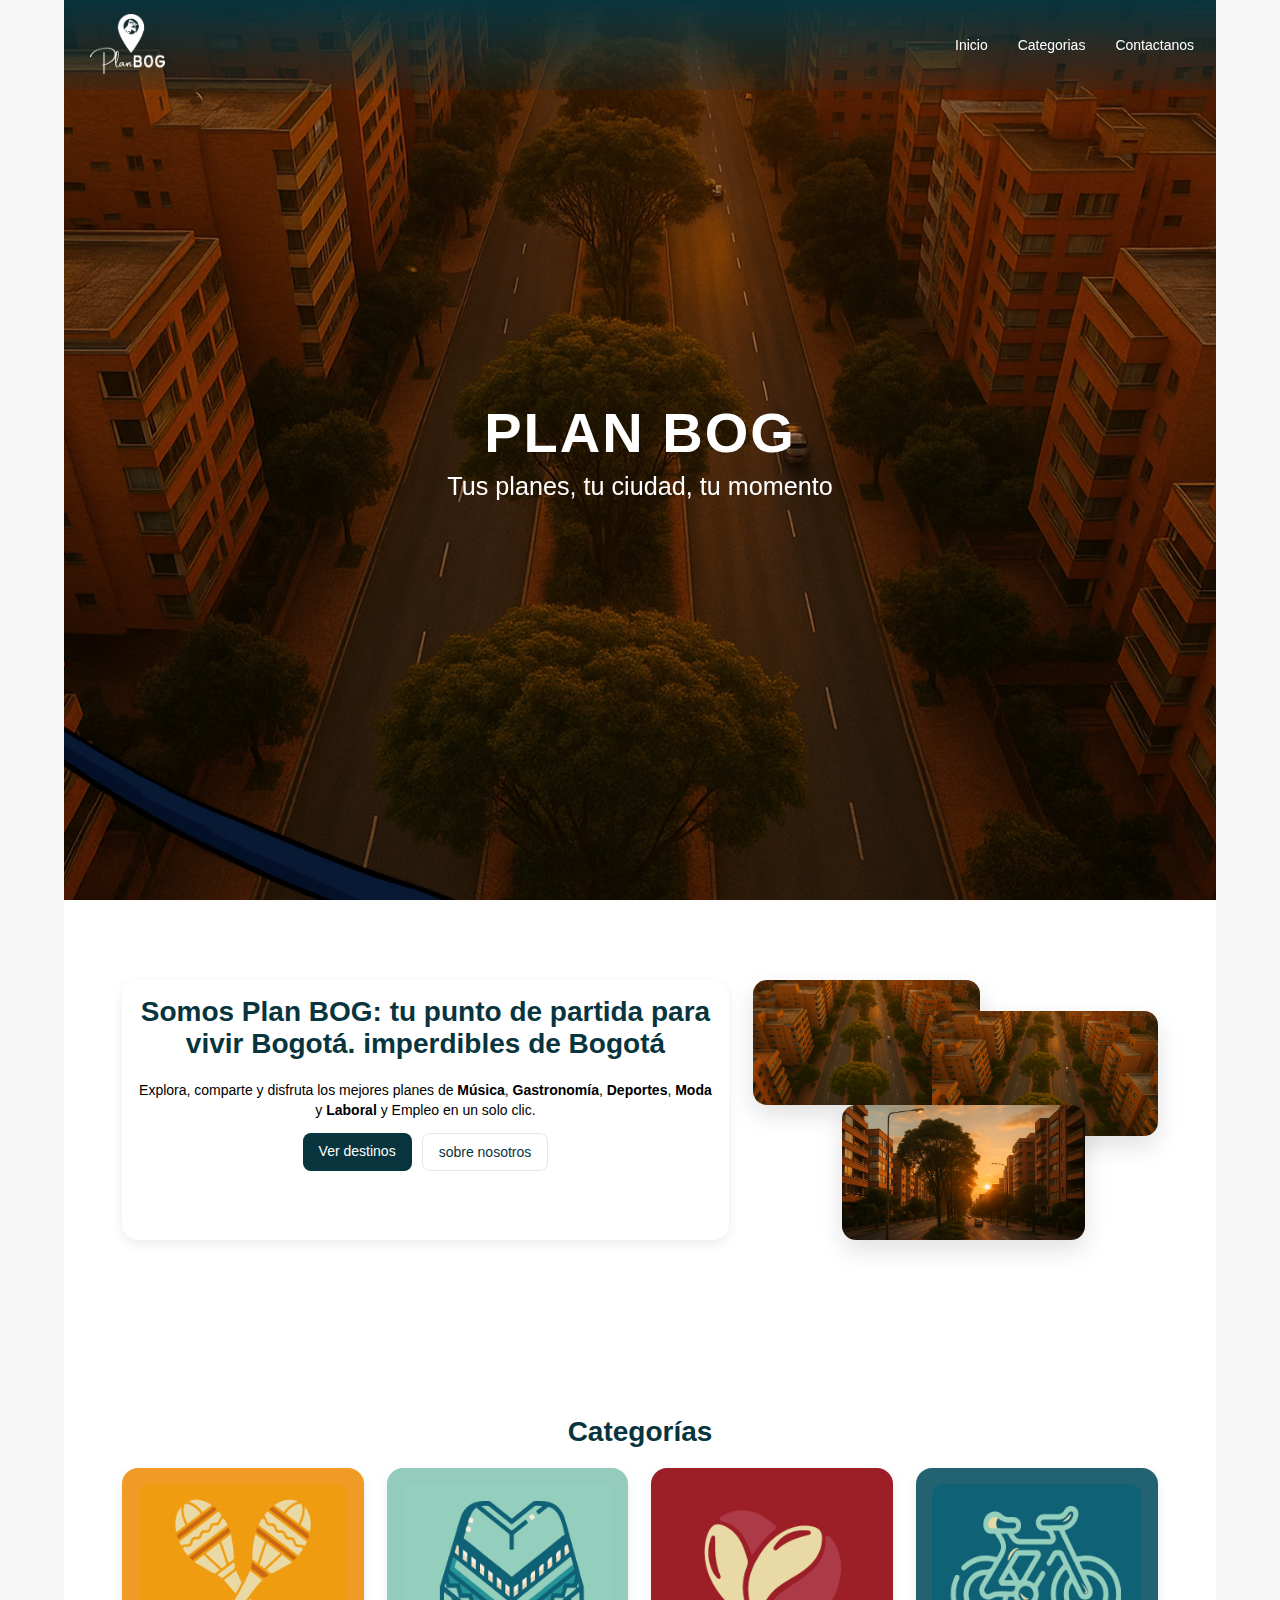
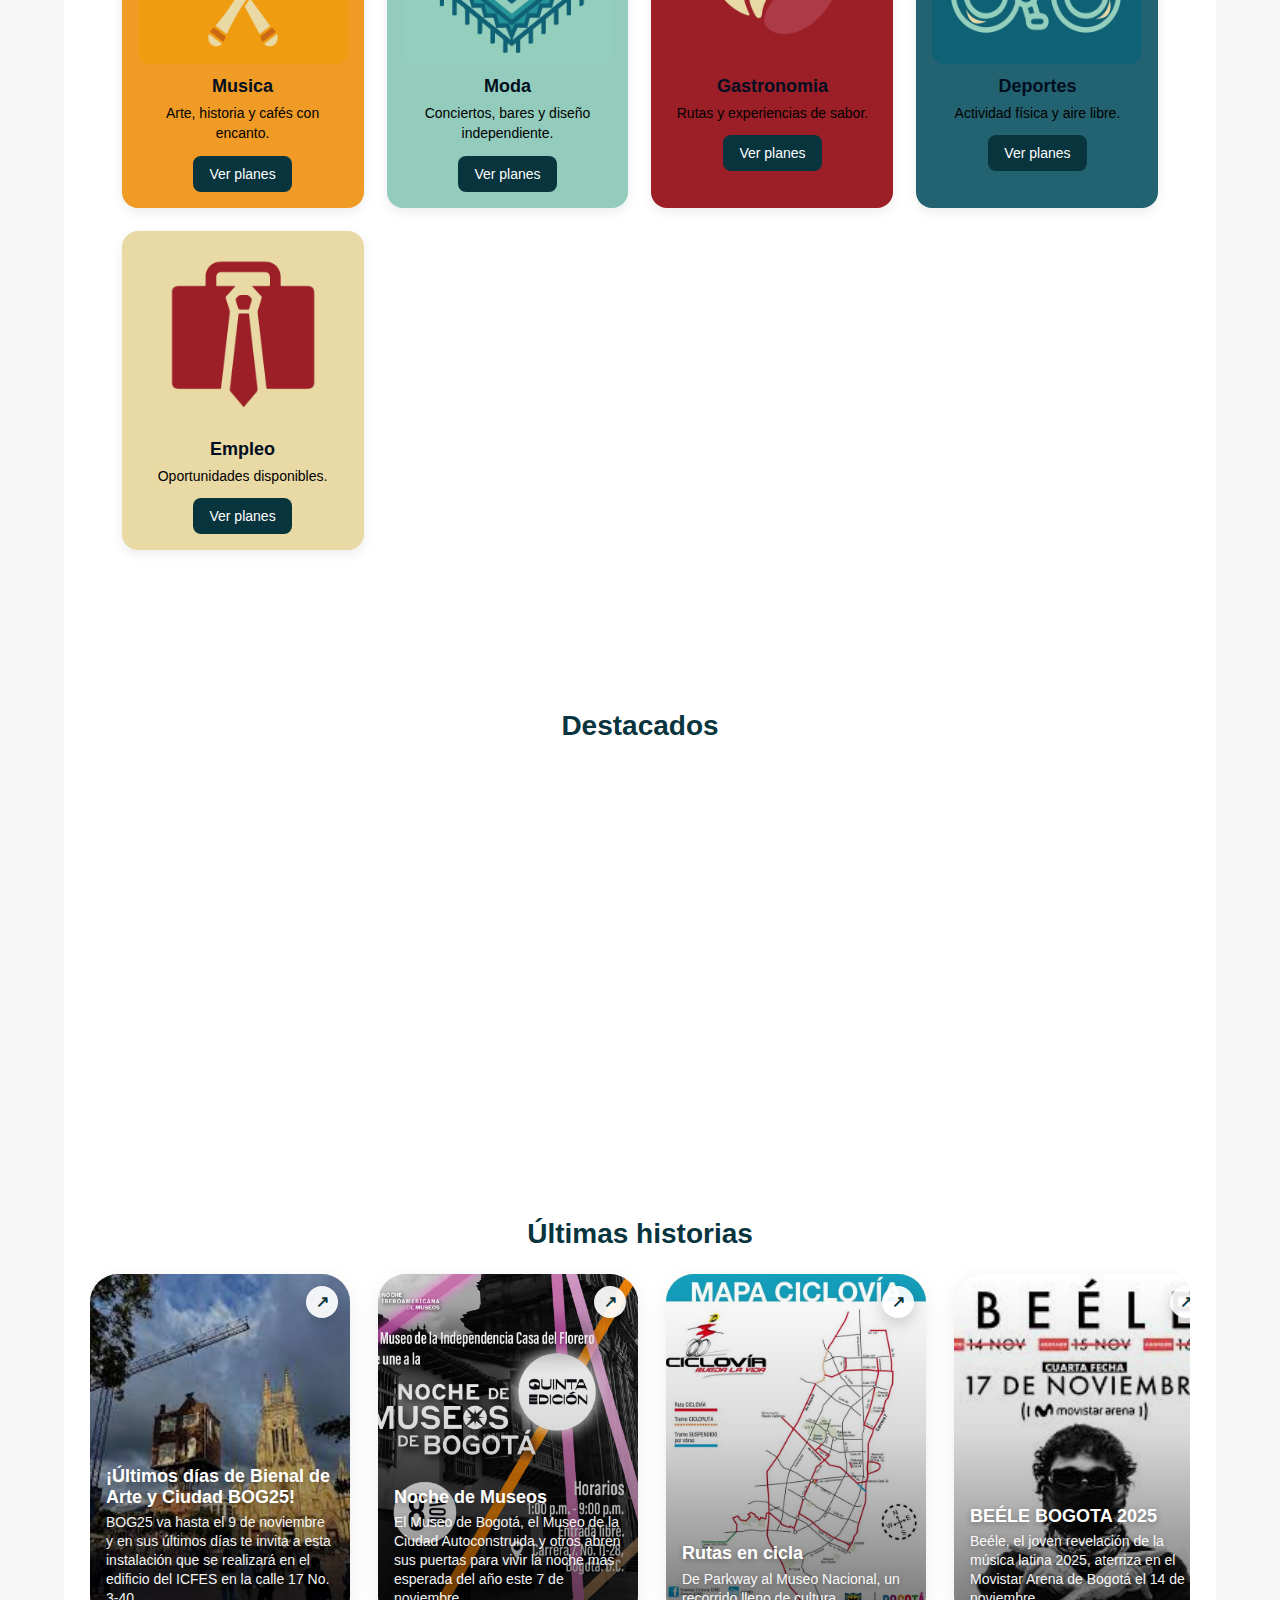
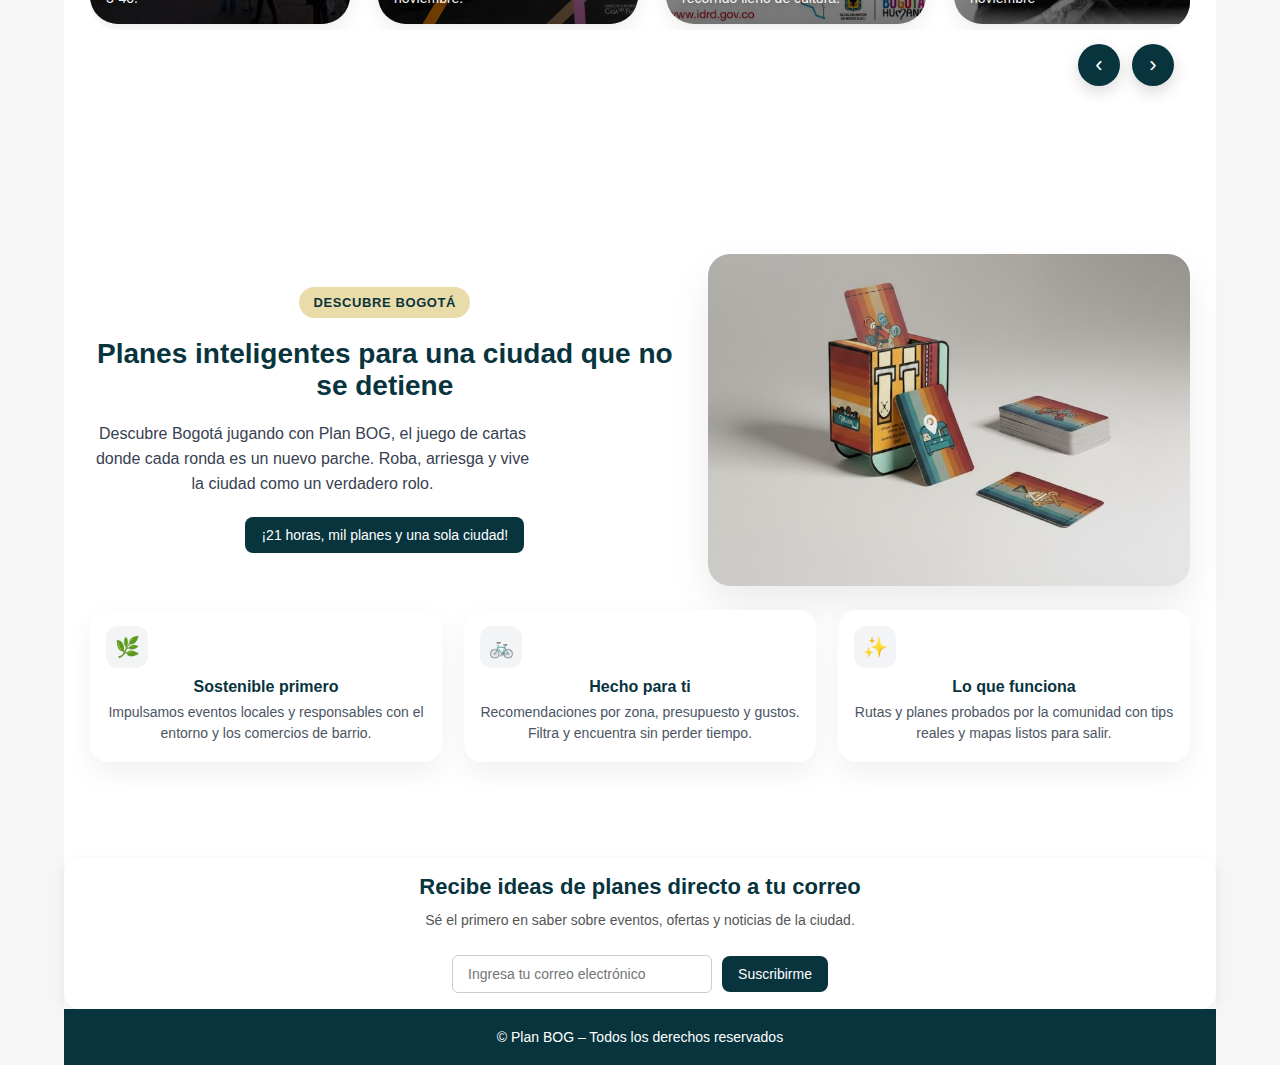
<file: index.html>
<!doctype html>
<html><head>
<meta charset="utf-8">
<link rel="icon" type="imagen/png" href="img/Recurso 1.png">
<title>Plan_Bog</title>
<link href="css/hoja.css" rel="stylesheet" type="text/css">
</head>
<body>
<div id="flex_mama">

  <!-- HEADER -->
  <header>
    <div id="logo"><img src="img/Recurso 1.png" width="75px" height="60px" alt="Plan BOG"></div>
    <nav aria-label="Principal">
      <ul>
        <li><a href="index.html">Inicio</a></li>
        <li><a href="categorias.html">Categorias</a></li>
        <li><a href="contacto.html">Contactanos</a></li>
      </ul>
    </nav>
  </header>
	
<!--video-->
<main>
  <section class="sec1">
    <video autoplay muted loop playsinline id="video-fondo">
      <source src="img/adrian intro.mp4" type="video/mp4">
    </video>
    <div class="overlay">
      <h1 class="p1">PLAN BOG</h1>
      <p class="p2">Tus planes, tu ciudad, tu momento</p>
    </div>
  </section>
</main>
	
	<!--inicio-->
	
<section id="inicio" class="bloque hero">
  <div class="hero__grid">
    <div class="hero__copy caja">
      <h2>Somos Plan BOG: tu punto de partida para vivir Bogotá. <span class="resaltado">imperdibles</span> de Bogotá</h2>
      <p>Explora, comparte y disfruta los mejores planes de <strong>Música</strong>, <strong>Gastronomía</strong>, <strong>Deportes</strong>, <strong>Moda</strong> y <strong>Laboral</strong> y Empleo en un solo clic.</p>
      <div class="hero__acciones"> <a class="btn" href="categorias.html">Ver destinos</a> <a class="btn btn--claro" href="contacto.html">sobre nosotros</a></div>
    </div>
    <div class="hero__mosaico"> <img src="img/paisaj2.png" alt="serpiente" class="hero__img hero__img-a"> <img src="img/paisaj2.png" alt="lirio" class="hero__img hero__img-b"> <img src="img/paisaj3.png" alt="ardilla" class="hero__img hero__img-c"></div>
  </div>
</section><br>

	<!--categorias-->
	
<section id="categorias" class="bloque">
    <h2>Categorías</h2>
      <div class="contenedor">
        <article class="caja musica">
          <img src="img/musica.png" alt="Música">
          <h3>Musica</h3>
          <p>Arte, historia y cafés con encanto.</p>
          <a class="btn" href="categorias.html">Ver planes</a>
        </article>
        <article class="caja moda">
          <img src="img/moda.png" alt="Moda">
          <h3>Moda</h3>
          <p>Conciertos, bares y diseño independiente.</p>
          <a class="btn" href="categorias.html">Ver planes</a>
        </article>
        <article class="caja gastro">
          <img src="img/gastronomia.png" alt="Gastronomía">
          <h3>Gastronomia</h3>
          <p>Rutas y experiencias de sabor.</p>
          <a class="btn" href="categorias.html">Ver planes</a>
        </article>
        <article class="caja deporte">
          <img src="img/deportes.png" alt="Deportes">
          <h3>Deportes</h3>
          <p>Actividad física y aire libre.</p>
          <a class="btn" href="categorias.html">Ver planes</a>
        </article>
        <article class="caja empleo">
          <img src="img/trabajo.png" alt="Empleo">
          <h3>Empleo</h3>
          <p>Oportunidades disponibles.</p>
          <a class="btn" href="categorias.html">Ver planes</a>
        </article>
      </div>
  </section>
<section id="historias" class="bloque">
  <h2>Destacados</h2>
  <div class="contenedor historias__grid">
    <div class="historia grande">
      <div class="historia__info">
        <h3>Crónica en La Candelaria</h3>
        <p>Ruta fotográfica por callejones.</p>
      </div>
    </div>

    <div class="historia horizontal">
      <div class="historia__info">
        <h3>Noche de jazz</h3>
        <p>Trío local en bar oculto.</p>
      </div>
    </div>

    <div class="historia pequeña rojo">
      <div class="historia__info">
        <h3>Rutas en cicla</h3>
        <p>De Parkway a Museo.</p>
      </div>
    </div>

    <div class="historia pequeña azul">
      <div class="historia__info">
        <h3>Mercado de Usaquén</h3>
        <p>Artesanías y brunch.</p>
      </div>
    </div>

    <div class="historia pequeña naranja">
      <div class="historia__info">
        <h3>Street food night</h3>
        <p>Antojos en Zona T.</p>
      </div>
    </div>
  </div>
</section>
<section class="carrusel">
  <h2 class="carrusel__titulo">Últimas historias</h2>

  <div class="carrusel__viewport" id="viewport">
    <div class="carrusel__track" id="track">
      
      <!-- Tarjeta 1 -->
      <article class="card">
        <img class="card__bg" src="img/bienals.jpg" alt="Crónica en La Candelaria">
        <div class="card__shade"></div>
        <a class="card__link" href="https://bogota.gov.co/mi-ciudad/cultura-recreacion-y-deporte/instalacion-escenario-hidrico-en-bienal-de-arte-de-bogota-2025" aria-label="Ir a Crónica">↗</a>
        <div class="card__info">
          <h3>¡Últimos días de Bienal de Arte y Ciudad BOG25!</h3>
          <p>BOG25 va hasta el 9 de noviembre y en sus últimos días te invita a esta instalación que se realizará en el edificio del ICFES en la calle 17 No. 3-40.</p>
        </div>
      </article>

      <!-- Tarjeta 2 -->
      <article class="card">
        <img class="card__bg" src="img/museos.jpg" alt="Noche de Jazz">
        <div class="card__shade"></div>
        <a class="card__link" href="https://bogota.gov.co/que-hacer/cultura/planes-gratuitos-en-bogota-noche-de-los-museos-2025-ciudad-bolivar" aria-label="Ir a Noche de Jazz">↗</a>
        <div class="card__info">
          <h3>Noche de Museos</h3>
          <p>El Museo de Bogotá, el Museo de la Ciudad Autoconstruida y otros abren sus puertas para vivir la noche más esperada del año este 7 de noviembre.</p>
        </div>
      </article>

      <!-- Tarjeta 3 -->
      <article class="card">
        <img class="card__bg" src="img/mapaciclovia.jpg" alt="Rutas en cicla">
        <div class="card__shade"></div>
        <a class="card__link" href="https://www.idrd.gov.co/ciclovia/inicio" aria-label="Ir a Rutas en Cicla">↗</a>
        <div class="card__info">
          <h3>Rutas en cicla</h3>
          <p>De Parkway al Museo Nacional, un recorrido lleno de cultura.</p>
        </div>
      </article>

      <!-- Tarjeta 4 -->
      <article class="card">
        <img class="card__bg" src="img/beele.jpg" alt="Mercado de Usaquén">
        <div class="card__shade"></div>
        <a class="card__link" href="https://movistararena.co/evento/beele-bogota-2025/" aria-label="Ir a Mercado de Usaquén">↗</a>
        <div class="card__info">
          <h3>BEÉLE BOGOTA 2025</h3>
          <p>Beéle, el joven revelación de la música latina 2025, aterriza en el Movistar Arena de Bogotá el 14 de noviembre</p>
        </div>
      </article>

		    <article class="card">
        <img class="card__bg" src="img/cundi.jpg" alt="Mercado de Usaquén">
        <div class="card__shade"></div>
        <a class="card__link" href="https://www.cundinamarca.gov.co/noticias/cundinamarca-fest-2025-el-festival-que-reune-la-historia-la-cultura-y-los-sabores-del-departamento-en-bogota" aria-label="Ir a Mercado de Usaquén">↗</a>
        <div class="card__info">
          <h3>Cundinamarca Fest 2025</h3>
          <p>Del 13 al 16 de noviembre, el Parque Simón Bolívar será el escenario de Cundinamarca Fest</p>
        </div>
      </article>
		
		    <article class="card">
        <img class="card__bg" src="img/danzaaa.png" alt="Mercado de Usaquén">
        <div class="card__shade"></div>
        <a class="card__link" href="https://visitbogota.co/es/evento/festival-danza-en-la-ciudad-4667" aria-label="Ir a Mercado de Usaquén">↗</a>
        <div class="card__info">
          <h3>Festival Danza en la Ciudad</h3>
        <p>Teatro Jorge Eliécer Gaitán, Teatro El Ensueño, La Media Torta, Casona de la Danza, Teatro El Parque,hasta el 9 de noviembre de 2025 </p>
        </div>
      </article>
		
		    <article class="card">
        <img class="card__bg" src="img/CHOCOSHOW.jpg" alt="chocoshow">
        <div class="card__shade"></div>
        <a class="card__link" href="https://chocoshow.co/es/boleteria?utm_source=Search&utm_medium=CONVERSIONES&utm_campaign=25_05_CO_Corferias_Chocoshow_Boleteria_GA_SR&utm_content=search&gad_source=1&gad_campaignid=23067224792&gbraid=0AAAAAp9Y1Z5hKB7HXqOQjaVM1KGA1cWVU&gclid=CjwKCAiAzrbIBhA3EiwAUBaUdYm7UaqXZj3SimZR0K8BdRJHlCEdCq4oOnbpyXlViSPne3K4Mzx0oxoC19sQAvD_BwE" aria-label="Ir a chocoshow">↗</a>
        <div class="card__info">
          <h3>CHOCOSHOW</h3>
          <p>28 de noviembre de 2025 al 30 de noviembre de 2025 en Corferias.</p>
        </div>
      </article>
		
    </div>
  </div>

  <!-- Controles -->
  <div class="carrusel__controles">
    <button class="ctrl" id="btnPrev">‹</button>
    <button class="ctrl" id="btnNext">›</button>
  </div>
</section>

  <script src="https://cdn.jsdelivr.net/npm/gsap@3.13.0/dist/gsap.min.js"></script>
  <script src="js/java.js"></script><br>

  <section class="sf-hero bloque" id="sobre-planbog">
  <div class="sf-hero__wrap">

    <!-- Columna texto -->
    <div class="sf-hero__copy">
      <span class="sf-badge">DESCUBRE BOGOTÁ</span>
      <h2 class="sf-hero__title">Planes inteligentes para una ciudad que no se detiene</h2>
      <p class="sf-hero__lead">
        Descubre Bogotá jugando con Plan BOG, el juego de cartas donde cada ronda es un nuevo parche.
Roba, arriesga y vive la ciudad como un verdadero rolo.
      </p>

      <div class="sf-hero__actions">
        <a href="#categorias" class="btn">¡21 horas, mil planes y una sola ciudad!</a>
    
      </div>
    </div>

    <!-- Columna imagen -->
    <figure class="sf-hero__media">
      <img src="img/juego.jpg" alt="Experiencia urbana en Bogotá">
    </figure>

  </div>

  <!-- Features -->
  <div class="sf-features">
    <article class="sf-feature">
      <div class="sf-ico">
        <span>🌿</span>
      </div>
      <h3>Sostenible primero</h3>
      <p>Impulsamos eventos locales y responsables con el entorno y los comercios de barrio.</p>
    </article>

    <article class="sf-feature">
      <div class="sf-ico"><span>🚲</span></div>
      <h3>Hecho para ti</h3>
      <p>Recomendaciones por zona, presupuesto y gustos. Filtra y encuentra sin perder tiempo.</p>
    </article>

    <article class="sf-feature">
      <div class="sf-ico"><span>✨</span></div>
      <h3>Lo que funciona</h3>
      <p>Rutas y planes probados por la comunidad con tips reales y mapas listos para salir.</p>
    </article>
  </div>
</section>
	<section id="boletin" class="banner2 boletin">
	  <div class="boletin__box caja">
	    <h2>Recibe ideas de planes directo a tu correo</h2>
	    <p>Sé el primero en saber sobre eventos, ofertas y noticias de la ciudad.</p>
	    <form class="boletin__acciones">
	      <input type="email" placeholder="Ingresa tu correo electrónico" required>
	      <a class="btn" href="#">Suscribirme</a>
        </form>
     </div>
  </section>

  <footer>
    <p>&copy; Plan BOG – Todos los derechos reservados</p>
  </footer>
	
</div>
</body>
	</html>
</file>
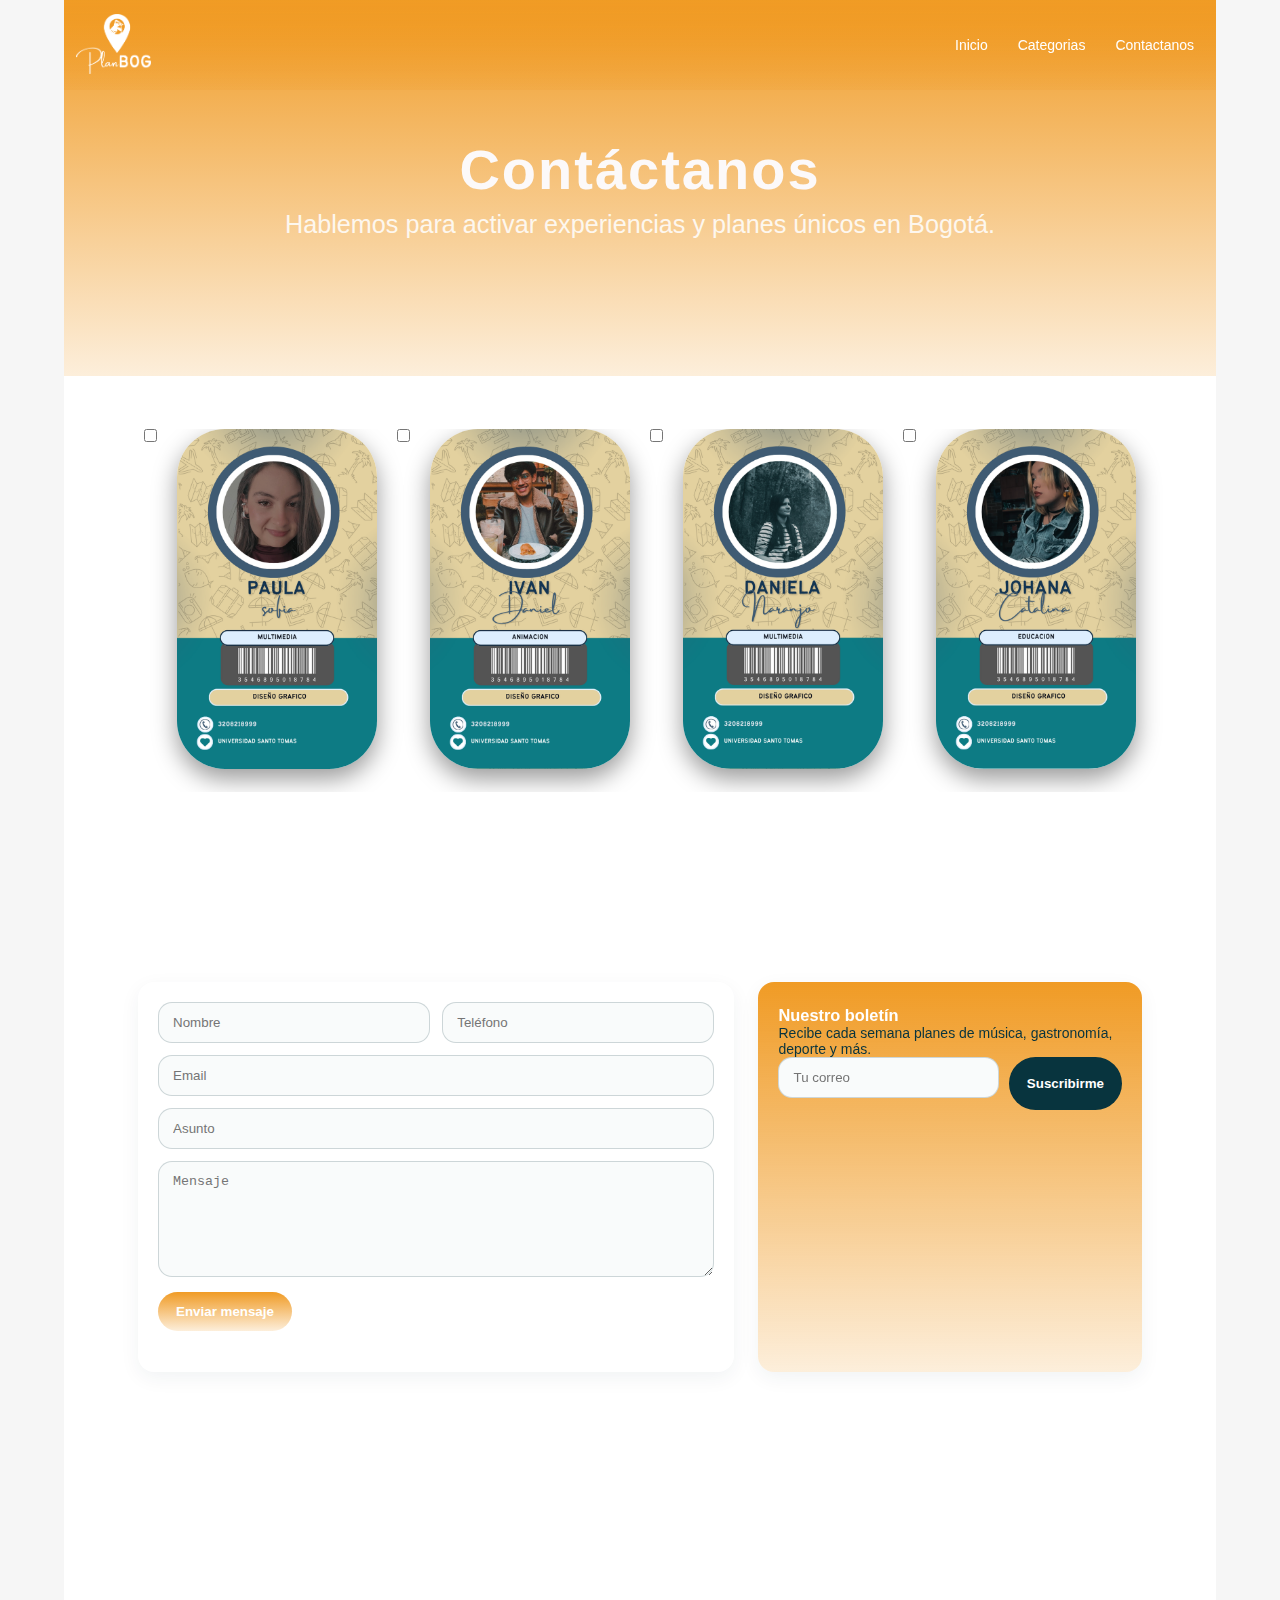
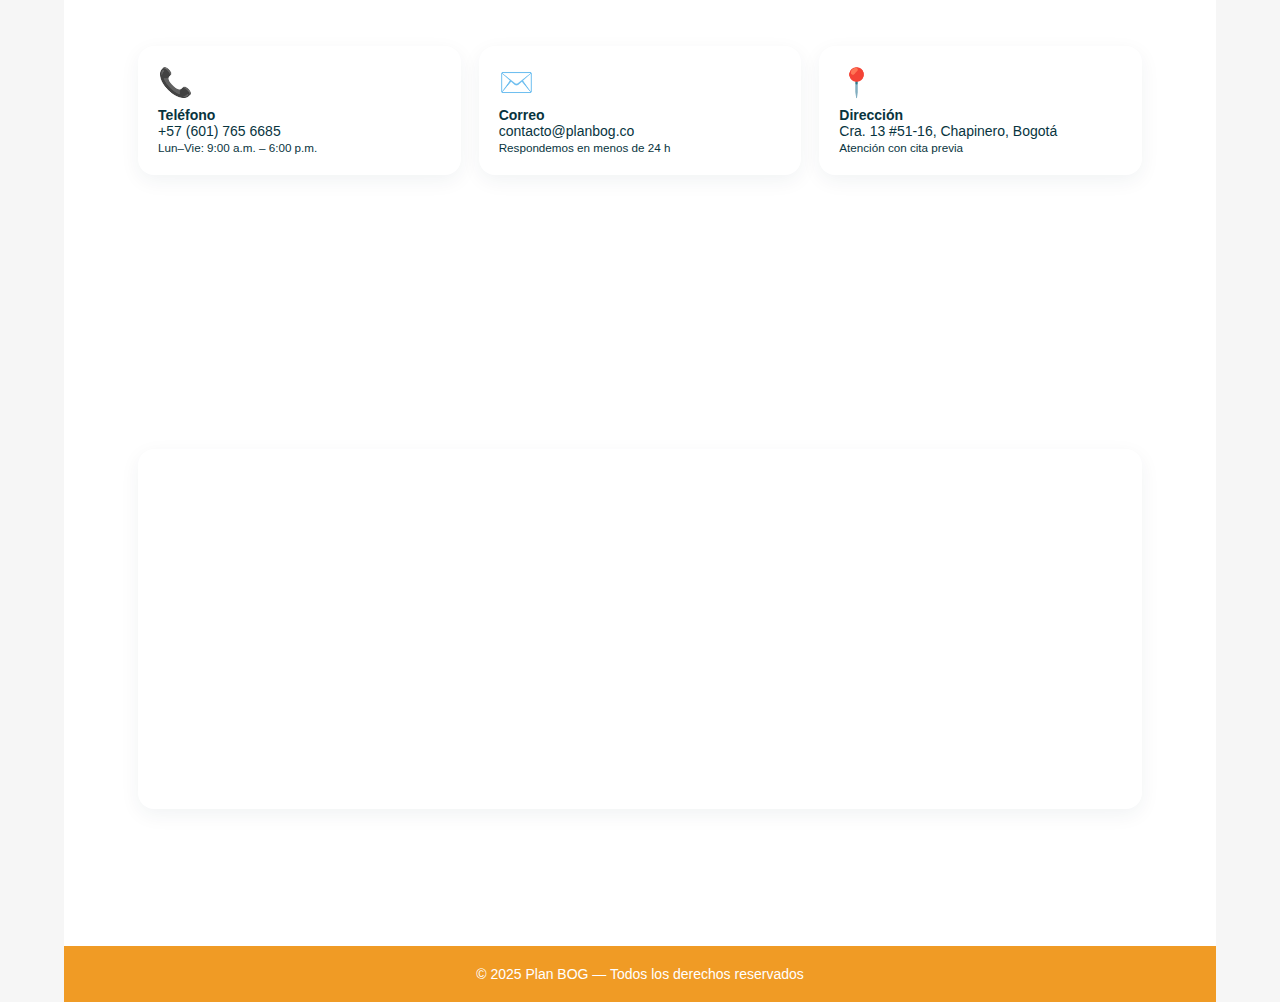
<file: contacto.html>
<!doctype html>
<html>
<head>
<meta charset="utf-8">
	<link rel="icon" type="imagen/png" href="img/Recurso 1.png">
<title>contacto</title>
<link href="css/hoja3.css" rel="stylesheet" type="text/css">
</head>
	<body>
		<div id="flex_mama">
  <header>
    <div id="logo"><img src="img/Recurso 1.png" width="75px" height="60px" alt="Plan BOG"></div>
    <nav aria-label="Principal">
      <ul>
        <li><a href="index.html">Inicio</a></li>
        <li><a href="categorias.html">Categorias</a></li>
        <li><a href="contacto.html">Contactanos</a></li>
      </ul>
    </nav>
  </header>
	

  <!-- Hero -->
  <section class="bloque hero-contacto">
    <div class="contenedor">
      <h1>Contáctanos</h1>
      <p>Hablemos para activar experiencias y planes únicos en Bogotá.</p>
    </div>
  </section>

<div class="equipo_grid">
    <input type="checkbox" id="paula">
    <label for="paula"><img src="img/1.png" alt="paula"></label>

    <input type="checkbox" id="ivan">
    <label for="ivan"><img src="img/2.png" alt="ivan"></label>

    <input type="checkbox" id="catalina">
    <label for="catalina"><img src="img/3.png" alt="catalina"></label>

    <input type="checkbox" id="daniela">
    <label for="daniela"><img src="img/4.png" alt="daniela"></label>
	
  </div>

  <!-- Form + Newsletter -->
  <section class="bloque">
    <div class="contenedor grid-2">
      <!-- Formulario -->
      <form id="form-contacto" class="caja form">
        <div class="fila-2">
          <input type="text" name="nombre" placeholder="Nombre" required />
          <input type="tel" name="telefono" placeholder="Teléfono" />
        </div>
        <input type="email" name="email" placeholder="Email" required />
        <input type="text" name="asunto" placeholder="Asunto" />
        <textarea name="mensaje" rows="6" placeholder="Mensaje" required></textarea>
        <button class="btn" type="submit">Enviar mensaje</button>
        <p id="form-msg" class="form-msg" role="status" aria-live="polite"></p>
      </form>

      <!-- Newsletter -->
      <aside class="caja newsletter">
        <h3>Nuestro boletín</h3>
        <p>Recibe cada semana planes de música, gastronomía, deporte y más.</p>
        <form id="form-news" class="news__form" action="#">
          <input type="email" name="email" placeholder="Tu correo" required />
          <button class="btn btn--oscuro" type="submit">Suscribirme</button>
        </form>
        <p id="news-msg" class="form-msg" role="status" aria-live="polite"></p>
      </aside>
    </div>
  </section>

  <!-- Tarjetas de contacto -->
  <section class="bloque">
    <div class="contenedor info3">
      <article class="caja info">
        <div class="info__icon">📞</div>
        <h4>Teléfono</h4>
        <p>+57 (601) 765 6685</p>
        <small>Lun–Vie: 9:00 a.m. – 6:00 p.m.</small>
      </article>

      <article class="caja info">
        <div class="info__icon">✉️</div>
        <h4>Correo</h4>
        <p>contacto@planbog.co</p>
        <small>Respondemos en menos de 24 h</small>
      </article>

      <article class="caja info">
        <div class="info__icon">📍</div>
        <h4>Dirección</h4>
        <p>Cra. 13 #51-16, Chapinero, Bogotá</p>
        <small>Atención con cita previa</small>
      </article>
    </div>
  </section>

  <!-- Mapa -->
  <section class="bloque">
    <div class="contenedor">
      <div class="caja mapa">
        <iframe
          title="Ubicación Plan BOG"
          src="https://www.google.com/maps?q=Chapinero,+Bogotá&output=embed"
          loading="lazy"
          referrerpolicy="no-referrer-when-downgrade"
        ></iframe>
      </div>
    </div>
  </section>

  <!-- Footer -->
  <footer>
    <p>© 2025 Plan BOG — Todos los derechos reservados</p>
  </footer>

</body>
</html>
</file>
<file: css/hoja.css>
@charset "UTF-8";

* { -webkit-box-sizing:border-box;
	-moz-box-sizing:border-box;
    margin: 0;
    padding: 0;
    box-sizing: border-box; }

html {
	font-size: 14px; 
}
body {
  display: flex;           
  justify-content: center;
  background: #f6f6f6;
  color: rgba(8,52,62,1);
  font-family: "Poppins", "Roboto", Arial, sans-serif;
  word-wrap: break-word;
}

#flex_mama{
  width: 90vw;
  height: auto;
  background-color: #FFFFFF;
  display: flex;
  flex-direction: column;       
}

header{
    width: 90vw;
    min-height: 10vh;
    display: flex;
    justify-content: space-between;
    align-items: center;
    background:linear-gradient(
  to bottom,
  rgba(8,52,62,1) 0%,
  rgba(8,52,62,1) 0%,
  rgba(8,52,62,0) 120%);
    padding: 0 12px;
    position: fixed;
	z-index: 10;
 }


#flex_mama main {
    background-color: rgba(21, 0, 192, 0.70);
    width: 90vw;
    height: 100vh;
    float: left;

}

.sec1 {
  position: relative;
  width: 100%;
  height: 100vh;
  display: flex;
  align-items: center;
  justify-content: center;
  overflow: hidden;
}

#video-fondo {
  position: absolute;
  top: 0;
  left: 0;
  width: 100%;
  height: 100%;
  object-fit: cover;
  z-index: 0;
	filter: brightness(0.6); 
}


.overlay {
  position: relative;
  z-index: 2;
  text-align: center;
  color: white;
  font-family: "Figtree", sans-serif;
	
}

.overlay .p1 {
  font-size: 4rem;
  font-weight: 700;
  letter-spacing: 2px;
}

.overlay .p2 {
  font-size: 1.8rem;
  margin-top: 0.5rem;
  font-weight: 400;
}

.p1:hover {
    color: rgba(8,52,62,1); 
    transition: all 0.2s ease;
}
.p2:hover {
    color:  rgba(8,52,62,1);
    transition: all 0.2s ease;
}


#logo{
  text-align: center;
  padding: 10px 14px;
}

nav ul{
  display: flex;
  list-style: none;
  gap: 10px;
  flex-wrap: wrap;
  align-items: center;
  justify-content: flex-end;
}
nav ul li a{
  color: #fff;
  text-decoration: none;
  padding: 8px 10px;
  border-radius: 6px;
  transition: background .2s, color .2s;
}
nav ul li a:hover{
  color: rgba(8,52,62,1);
  background: rgba(255,255,255,.08);
}
.caja{
  background: #fff;
  border-radius: 10px;
  padding: 16px;
  text-align: center;
  box-shadow: 0 4px 12px rgba(0,0,0,.08);
  transition: transform .3s ease;
}
.caja:hover{ 
	transform: translateY(-5px);
}
.caja img{
  width: 100%;
  height: 180px;
  object-fit: cover;
  border-radius: 10px;
  display: block;
}
.caja h3{ 
	margin: 12px 0 6px;
	font-size: 18px; 
	font-weight: 600;
}
.caja p{ 
	color: #555; 
	margin-bottom: 12px; 
	line-height: 1.45; }


.caja.mini{ 
	padding: 12px; 
}
.caja.mini img{
	height: 120px;
}

.hero{ 
	padding-top:
		28px; }

.hero__grid{
  display: grid;
  grid-template-columns: 1.2fr .8fr;
  gap: 24px;
  align-items: stretch;
}
.hero__acciones{ 
	display: flex;
	gap: 10px;
	justify-content: center;
}
.hero__mosaico{ 
	position: relative;
	min-height: 260px; 
}
.hero__img{
  position: absolute;
  width: 56%;
  height: 48%;
  object-fit: cover;
  border-radius: 14px;
  box-shadow: 0 10px 24px rgba(0,0,0,.12);
}
.hero__img-a{ 
	top: 0;
	left: 0; 
}
.hero__img-b{
	top: 12%; 
	right: 0;
}
.hero__img-c{
	bottom: 0;
	left: 22%; 
	width: 60%;
	height: 52%;
}

.btn{
  display: inline-block;
  padding: 10px 16px;
  background:   rgba(8,52,62,1);
  color: #fff;
  text-decoration: none;
  border-radius: 8px;
  transition: background .3s;
}
.btn:hover{
	background: black;
}
.btn.btn--claro{ 
	background:#fff; 
	color: rgba(8,52,62,1);
	border:1px solid #e5e5e5; 
}
.btn.btn--claro:hover{ 
	background:#f2f2f2;
}

.bloque
 {
    padding: 40px 0px;
	 
}.bloque h2 {
    text-align: center;
    font-size: 28px;
    margin-bottom: 24px;
    font-weight: 700;
    color: rgb(8, 52, 62);
}
.contenedor {
  display: grid;
  grid-template-columns: repeat(auto-fit, minmax(230px, 1fr));
  gap: 23px;
}
.caja {
  background: #fff;
  border-radius: 16px;
  padding: 16px;
  text-align: center;
  box-shadow: 0 4px 12px rgba(0, 0, 0, 0.08);
  transition: transform 0.3s ease, box-shadow 0.3s ease, opacity 0.3s ease;
}
.caja:hover {
  transform: translateY(-5px);
  box-shadow: 0 8px 20px rgba(0, 0, 0, 0.12);
}
.caja img {
  width: 100%;
  height: 180px;
  object-fit: cover;
  border-radius: 12px;
  display: block;
}

.caja h3 {
    margin: 12px 0 6px;
    font-size: 18px;
    font-weight: 700;
    color: #010E20;
}

.caja p {
    color: #000000;
    margin-bottom: 12px;
    line-height: 1.45;
}
.musica {
  background: #F09B25;
  color: #fff;
	
}

.moda {
  background: #93ccbc;
  color: #08343E;
}

.gastro {
  background:#9c1f28;
  color: #fff;
}

.deporte {
  background: #236371;
  color: #fff;
}

.empleo {
  background: #e9d9a5;
  color: #08343E;
}

.cat img {
  height: 150px;
  margin-bottom: 6px;
}

.bloque {
  text-align: center;
  margin: 40px auto ;
  width: 90%;
  font-family: "Poppins", sans-serif;
}

.bloque h2 {
  font-size: 2rem;
  color: #08343E;
  margin-bottom: 20px;
}

/* ---- Grid principal ---- */
.historias__grid {
  display: grid;
  grid-template-columns: repeat(4, 1fr);
  gap: 15px;
  justify-items: center;
}

/* ---- Tarjetas ---- */
.historia {
  position: relative;
  width: 100%;
  height: 160px;
  border-radius: 20px;
  overflow: hidden;
  background-size: cover;
  background-position: center;
  transition: transform 0.3s ease;
  cursor: pointer;
}

/* ---- Tinte de color ---- */
.historia::after {
  content: "";
  position: absolute;
  inset: 0;
  background: rgba(8, 52, 62, 0.85); /* color oscuro sobre imagen */
  opacity: 0;
  transition: opacity 0.35s ease;
	z-index: 0;
}

/* ---- Información centrada ---- */
.historia__info {
  position: relative;
  z-index: 1;
  inset: 0;
  display: flex;
  flex-direction: column;
  align-items: center;
  justify-content: center;
  text-align: center;
  color: #fff;
  padding: 20px;
  opacity: 0;
  transform: translateY(10px);
  transition: opacity 0.35s ease, transform 0.35s ease;
}

.historia__info h3 {
  font-size: 1.2rem;
  font-weight: 800;
  margin-bottom: 0.3rem;
}

.historia__info p {
  font-size: 1rem;
  line-height: 1.4;
}

/* ---- Hover: aparece color y texto ---- */
.historia:hover {
  transform: scale(1.02);
}

.historia:hover::after {
  opacity: 1;
}

.historia:hover .historia__info {
  opacity: 1;
  transform: translateY(0);
}

/* ---- Tamaños personalizados ---- */
.grande {
    grid-column: 1 / 2;
    grid-row: 1 / 3;
    height: 340px;
    background-image: url(file:///C|/Users/Paula%20Sofia/OneDrive/Desktop/proyecto6/PLAN_BOG1/img/expo2.jpg);
}

.horizontal {
    grid-column: 2 / 5;
    grid-row: 1 / 2;
    height: 150px;
    background-image: url(file:///C|/Users/Paula%20Sofia/OneDrive/Desktop/proyecto6/PLAN_BOG1/img/empleo.png.jpg);
}

.pequeña {
  height: 150px;
}

/* ---- Imágenes por color ---- */
.rojo {
    background-image: url(file:///C|/Users/Paula%20Sofia/OneDrive/Desktop/proyecto6/PLAN_BOG1/img/bienal.png);
}

.azul {
    background-image: url(file:///C|/Users/Paula%20Sofia/OneDrive/Desktop/proyecto6/PLAN_BOG1/img/navidad.png);
}

.naranja {
    background-image: url(file:///C|/Users/Paula%20Sofia/OneDrive/Desktop/proyecto6/PLAN_BOG1/img/musica%7B.png);
}
/* ======== CARRUSEL GENERAL ======== */
.carrusel {
  width: 100%;
  max-width: 1100px;
  position: relative;
  margin: 36px auto 72px;
}

.carrusel__titulo {
  text-align: center;
  margin-bottom: 18px;
  font-weight: 800;
  font-size: 28px;
}

/* ======== VIEWPORT ======== */
.carrusel__viewport {
  overflow: hidden;
  border-radius: 28px;
  position: relative;
  background: transparent;
}

/* ======== PISTA (TRACK) ======== */
.carrusel__track {
  display: flex;
  gap: 28px;
  padding: 6px 16px;
  overflow-x: auto;
  scroll-behavior: smooth;
  scroll-snap-type: x mandatory;
  scrollbar-width: none;
  -ms-overflow-style: none;
}
.carrusel__track::-webkit-scrollbar { display: none; }

/* ======== TARJETAS ======== */
.card {
  position: relative;
  flex: 0 0 260px;
  width: 260px;
  height: 350px;
  border-radius: 28px;
  overflow: hidden;
  scroll-snap-align: start;
  background-color: #E9DCA9;
  box-shadow: 0 6px 20px rgba(0, 0, 0, 0.08);
  transition: transform 0.3s ease;
}
.card:hover { transform: scale(1.04); }

/* Imagen de fondo */
.card__bg {
  position: absolute;
  inset: 0;
  width: 100%;
  height: 100%;
  object-fit: cover;
  transform: scale(1.02);
  transition: transform .35s ease, filter .35s ease;
}

/* Degradado superior/inferior */
.card__shade {
  position: absolute;
  inset: 0;
  background: linear-gradient(to top, rgba(0,0,0,.55) 0%, rgba(0,0,0,.15) 55%, rgba(0,0,0,0) 100%);
  pointer-events: none;
  z-index: 1;
}

/* Texto */
.card__info {
  position: absolute;
  left: 16px;
  right: 16px;
  bottom: 16px;
  z-index: 2;
  color: #fff;
  text-align: left;
  text-shadow: 0 2px 6px rgba(0,0,0,.35);
}

.card__info h3 {
  font-size: 18px;
  line-height: 1.15;
  font-weight: 800;
  margin-bottom: 6px;
}

.card__info p {
  font-size: 14px;
  line-height: 1.35;
  opacity: .95;
}

/* Botón superior derecho */
.card__link {
  position: absolute;
  top: 12px;
  right: 12px;
  width: 32px;
  height: 32px;
  border-radius: 999px;
  background: rgba(255,255,255,.92);
  color: #08343E;
  display: grid;
  place-items: center;
  font-size: 16px;
  font-weight: 700;
  text-decoration: none;
  z-index: 3;
  box-shadow: 0 6px 16px rgba(0,0,0,.18);
  transition: transform .2s ease, background .2s ease, color .2s ease;
}
.card__link:hover {
  transform: translateY(-1px) scale(1.05);
  background: #fff;
}

/* Efecto hover */
.card:hover .card__bg {
  transform: scale(1.08);
  filter: saturate(1.05);
}

/* ======== FLECHAS ======== */
.carrusel__controles {
  position: static;           /* antes: absolute */
  display: flex;
  justify-content: flex-end;  /* derecha (usa center o space-between si prefieres) */
  gap: 12px;
  margin-top: 14px;           /* separa del carrusel */
  padding: 0 16px;            /* alinea con el padding del track */
}

.ctrl {
  width: 42px;
  height: 42px;
  border-radius: 50%;
  background: #08343E;
  color: #ffffff;
  border: none;
  display: grid;
  place-items: center;
  font-size: 22px;
  line-height: 1;
  cursor: pointer;
  box-shadow: 0 6px 16px rgba(0, 0, 0, 0.15);
  transition: transform 0.12s ease, opacity 0.2s ease;
}

.ctrl:active { transform: scale(0.96); }
.ctrl[disabled] { opacity: 0.35; cursor: default; }



.boletin__box h2 {
  color: #08343E;
  font-weight: 700;
  font-size: 22px;
  margin-bottom: 10px;
}

.boletin__box p {
  color: #555;
  margin-bottom: 25px;
}

.boletin__acciones {
  display: flex;
  justify-content: center;
  align-items: center;
  gap: 10px;
  flex-wrap: wrap;
}

.boletin__acciones input {
  padding: 10px 15px;
  border: 1px solid #ccc;
  border-radius: 6px;
  width: 260px;
  font-size: 14px;
  outline: none;
  font-family: inherit;
}

.boletin__acciones input:focus {
  border-color: #08343E;
	
}
/* ======= HERO + FEATURES (prefijo sf- para no chocar) ======= */
.sf-hero{
  width: 100%;
  max-width: 1100px;
  margin: 40px auto 56px;
	
}

.sf-hero__wrap{
  display: grid;
  grid-template-columns: 1.1fr .9fr;
  gap: 28px;
  align-items: center;
}

/* Texto */
.sf-hero__copy{
	
  text-align: center; /* centra el texto y el badge */

}
.sf-badge{
display: inline-block;
  background: #E9DCA9;   /* color beige */
  color: #08343E;
  font-weight: 700;
  font-size: 13px;
  letter-spacing: 0.6px;
  padding: 8px 14px;
  border-radius: 999px;
  margin-bottom: 14px;   /* separa del título */
  margin-top: 0;         /* quita espacio arriba */
  text-transform: uppercase;
  text-align: center;
}
.sf-hero__title{
  font-size: 36px;
  line-height: 1.15;
  color:#08343E;
  font-weight: 900;
  margin: 6px 0 10px;
}
.sf-hero__lead{
  color:#374151;
  font-size:16px;
  line-height:1.55;
  margin-bottom:16px;
  max-width: 50ch;
}
.sf-hero__actions{
 
	display: flex;
  justify-content: center; /* centra horizontalmente */
  align-items: center;     /* centra verticalmente */
  gap: 12px;
  flex-wrap: wrap;
  margin-top: 20px; 
}

/* Imagen */
.sf-hero__media{
  margin:0;
  border-radius:22px;
  overflow:hidden;
  box-shadow: 0 20px 40px rgba(0,0,0,.08);
}
.sf-hero__media img{
  display:block;
  width:100%;
  height:100%;
  object-fit:cover;
  aspect-ratio: 16/11; /* mantiene proporción similar a referencia */
}

/* ======= FEATURES ======= */
.sf-features{
  display:grid;
  grid-template-columns: repeat(3, 1fr);
  gap: 22px;
  margin-top: 24px;
}
.sf-feature{
  background:#fff;
  border-radius:18px;
  padding:16px 16px 18px;
  box-shadow: 0 12px 28px rgba(0,0,0,.06);
}
.sf-ico{
  width:42px; height:42px;
  border-radius:12px;
  background:#F3F4F6;     /* gris muy claro */
  display:grid; place-items:center;
  margin-bottom:10px;
  font-size:20px;
}
.sf-feature h3{
  color:#08343E;
  font-size:16px;
  font-weight:800;
  margin-bottom:6px;
}
.sf-feature p{
  color:#4B5563;
  font-size:14px;
  line-height:1.5;
}


footer{
  background: rgba(8,52,62,1);
  color: #fff;
  text-align: center;
  padding: 20px;
 
}
</file>
<file: css/hoja3.css>
@charset "UTF-8";

* {
  margin: 0;
  padding: 0;
  box-sizing: border-box;
}
html { 
	font-size: 14px; 
}

body {
  margin: 0;
  display: flex;           
  justify-content: center;
  background: #f6f6f6;
  color: rgba(8,52,62,1);
  font-family: "Poppins", "Roboto", Arial, sans-serif;
  word-wrap: break-word;

}

#flex_mama{
  width: 90vw;
  height: auto;
  background-color: #FFFFFF;
  display: flex;
  flex-direction: column;       
}

header{
    width: 90vw;
    min-height: 10vh;
    display: flex;
    justify-content: space-between;
    align-items: center;
    background: linear-gradient(
  to bottom,
  rgba(240,155,37,1) 0%,
  rgba(240,155,37,1) 0%,
  rgba(240,155,37,0) 120%
);
 padding: 0 12px;
    position: fixed;
	z-index: 10;
 }

nav ul{
  display: flex;
  list-style: none;
  gap: 10px;
  flex-wrap: wrap;
  align-items: center;
  justify-content: flex-end;
}
nav ul li a{
  color: #fff;
  text-decoration: none;
  padding: 8px 10px;
  border-radius: 6px;
  transition: background .2s, color .2s;
}
nav ul li a:hover{
  color: rgba(8,52,62,1);
  background: rgba(255,255,255,.08);
}

/* Utilidades */
.contenedor { 
	width: min(1100px, 92%); 
	margin: 53px auto;
	padding: 6em 2em;
	position: relative;
}

.bloque {
	padding:0;
}
.bloque--mini {
	padding: 28px 0;
}
.caja {
  background: #ffffff;
  border-radius: 16px;
  padding: 20px;
  box-shadow: 0 6px 20px rgba(8,52,62,.06);
}
.btn {
  display: inline-block;
  padding: 12px 18px;
  border-radius: 999px;
  background: linear-gradient(
  to bottom,
  rgba(240,155,37,1) 0%,
  rgba(240,155,37,1) 0%,
  rgba(240,155,37,0) 120%
);
       /* acento Plan BOG */
  color: #08343E;
  font-weight: 600;
  border: 0;
  cursor: pointer;
	color: white;
}
.btn:hover { 
	filter: brightness(.95); 
}
.btn--oscuro { 
	background: #08343E; 
	color: #fff; 
}


/* Header */
.header { 
	background: #ffffff; 
	position: sticky;
	top: 0;
	z-index: 10; 
}
.header__wrap {
  display: grid;
  grid-template-columns: 160px 1fr 260px;
  align-items: center;
  gap: 16px;
  padding: 14px 0;
}
.logo {
	font-weight: 800;
	font-size: 1.4rem; 
	color: #08343E; 
	text-decoration: none; 
}
.logo span { 
	color: #F09B25; 
}
.nav a {
  color: #08343E; 
	text-decoration: none;
	margin: 0 10px; 
	font-weight: 500;
}
.nav a.activo { 
	text-decoration: underline;
}

/* Hero */
.hero-contacto {
   background: linear-gradient(
  to bottom,
  rgba(240,155,37,1) 0%,
  rgba(240,155,37,1) 0%,
  rgba(240,155,37,0) 120%
);

  text-align: center;
}
.hero-contacto h1 {
    font-size: clamp(2rem, 4vw, 3rem);
    margin: 0 0 8px;
    font-size: 4rem;
    font-weight: 700;
    letter-spacing: 2px;
    color: rgba(252,249,249,1.00);	
	font-family: "Figtree", sans-serif;
}
.hero-contacto p 
{ 
margin: 0;
opacity: .85; 
	    font-size: 1.8rem;
    margin-top: 0.5rem;
    font-weight: 400;
	color: white;
}

.p:hover {
    color: rgba(8, 52, 62, 1);
    transition: all 0.2s 
ease;
}

/* Marcas */
.marcas { 
	display: grid;
	grid-template-columns: repeat(4,1fr); 
	gap: 16px; 
	align-items: center;
}
.marcas img { 
	width: 100%; 
	max-height: 36px; 
	object-fit: contain; 
	filter: grayscale(1); opacity: .6; }

/* Grid form + newsletter */
.grid-2 {
  display: grid;
  grid-template-columns: 1.4fr .9fr;
  gap: 24px;
}
.form input, .form textarea,
.news__form input {
  width: 100%;
  border: 1px solid rgba(8,52,62,.18);
  border-radius: 14px;
  padding: 12px 14px;
  margin-bottom: 12px;
  background: #f9fbfb;
  outline: none;
}
.form .fila-2 {
	display: grid; 
	grid-template-columns: 1fr 1fr; 
	gap: 12px;
}
.form textarea { 
	resize: vertical;
}
.form-msg { 
	margin-top: 8px; 
	font-size: .9rem; 
	color: #2f6f3e; 
	min-height: 1em; }

.newsletter {
 background: linear-gradient(
  to bottom,
  rgba(240,155,37,1) 0%,
  rgba(240,155,37,1) 0%,
  rgba(240,155,37,0) 120%
);

  backdrop-filter: blur(3px);
}
.newsletter h3 { 
	margin-top: 4px; 
	color: white;
}
.news__form { 
	display: grid; 
	grid-template-columns: 1fr auto; 
	gap: 10px;
}

/* Info cards */
.info3 {
  display: grid;
  grid-template-columns: repeat(3, 1fr);
  gap: 18px;
}
.info { 
	text-align: left;
}
.info__icon { 
	font-size: 28px; 
	margin-bottom: 8px; 
}

/* Mapa */
.mapa { 
	padding: 0; 
	overflow: hidden; 
}

.mapa iframe {
  display: block;
  width: 100%;
  height: 360px;
  border: 0;
  border-radius: 16px;
}
#nuestro_equipo {
  text-align: center;
  padding: 60px 40px; /* un poco menos de padding superior */
  position: relative;
  overflow: visible;
}

#nuestro_equipo h2 {
  font-family: "Kids Magic", sans-serif;
  font-size: 3rem;
  color: var(--rosado-neon);
  margin-bottom: 20px; /* antes 60px, ahora mucho más cerca de las imágenes */
  letter-spacing: 1.5px;
}

/* Contenedor horizontal */
.equipo_grid {
  display: flex;
  flex-wrap: nowrap;
  justify-content: center;
  align-items: flex-start;
  gap: 20px; /* un poco más de espacio entre imágenes */
  overflow-x: auto;
  overflow-y: visible;
  padding-bottom: 20px;
  scroll-behavior: smooth;
  scrollbar-width: thin;
  width: auto;
	margin: 53px;
}

/* Scroll estético */
.equipo_grid::-webkit-scrollbar {
  height: 8px;
}
.equipo_grid::-webkit-scrollbar-thumb {
  background: var(--rosado-neon);
  border-radius: 4px;
}

/* Estilo base de las imágenes */
.equipo_grid label img {
  flex: 0 0 auto;
  width: 200px;
  height: auto;
  object-fit: cover;
  border-radius: 48px;
  transition: all 0.4s ease;
  cursor: pointer;
  box-shadow: 0 10px 25px rgba(0, 0, 0, 0.4);
  position: relative;
  z-index: 1;
}

/* Fondo oscuro cuando hay una imagen activa */
.equipo_grid input:checked + label::before {
  content: "";
  position: fixed;
  inset: 0;
  background: rgba(0, 0, 0, 0.85);
  backdrop-filter: blur(6px);
  z-index: 90;
}

/* Imagen ampliada cuando se hace clic */
.equipo_grid input:checked + label img {
  position: fixed;
  top: 50%;
  left: 50%;
  transform: translate(-50%, -50%) scale(0.8);
  width: auto;
  height: auto;
  max-width: 70vw;
  max-height: 70vh;
  z-index: 100;
  transition: all 0.2s ease;
}

/* Footer */



footer{
 background:#F09B25;
  color: #fff;
  text-align: center;
  padding: 20px;
 }
</file>
